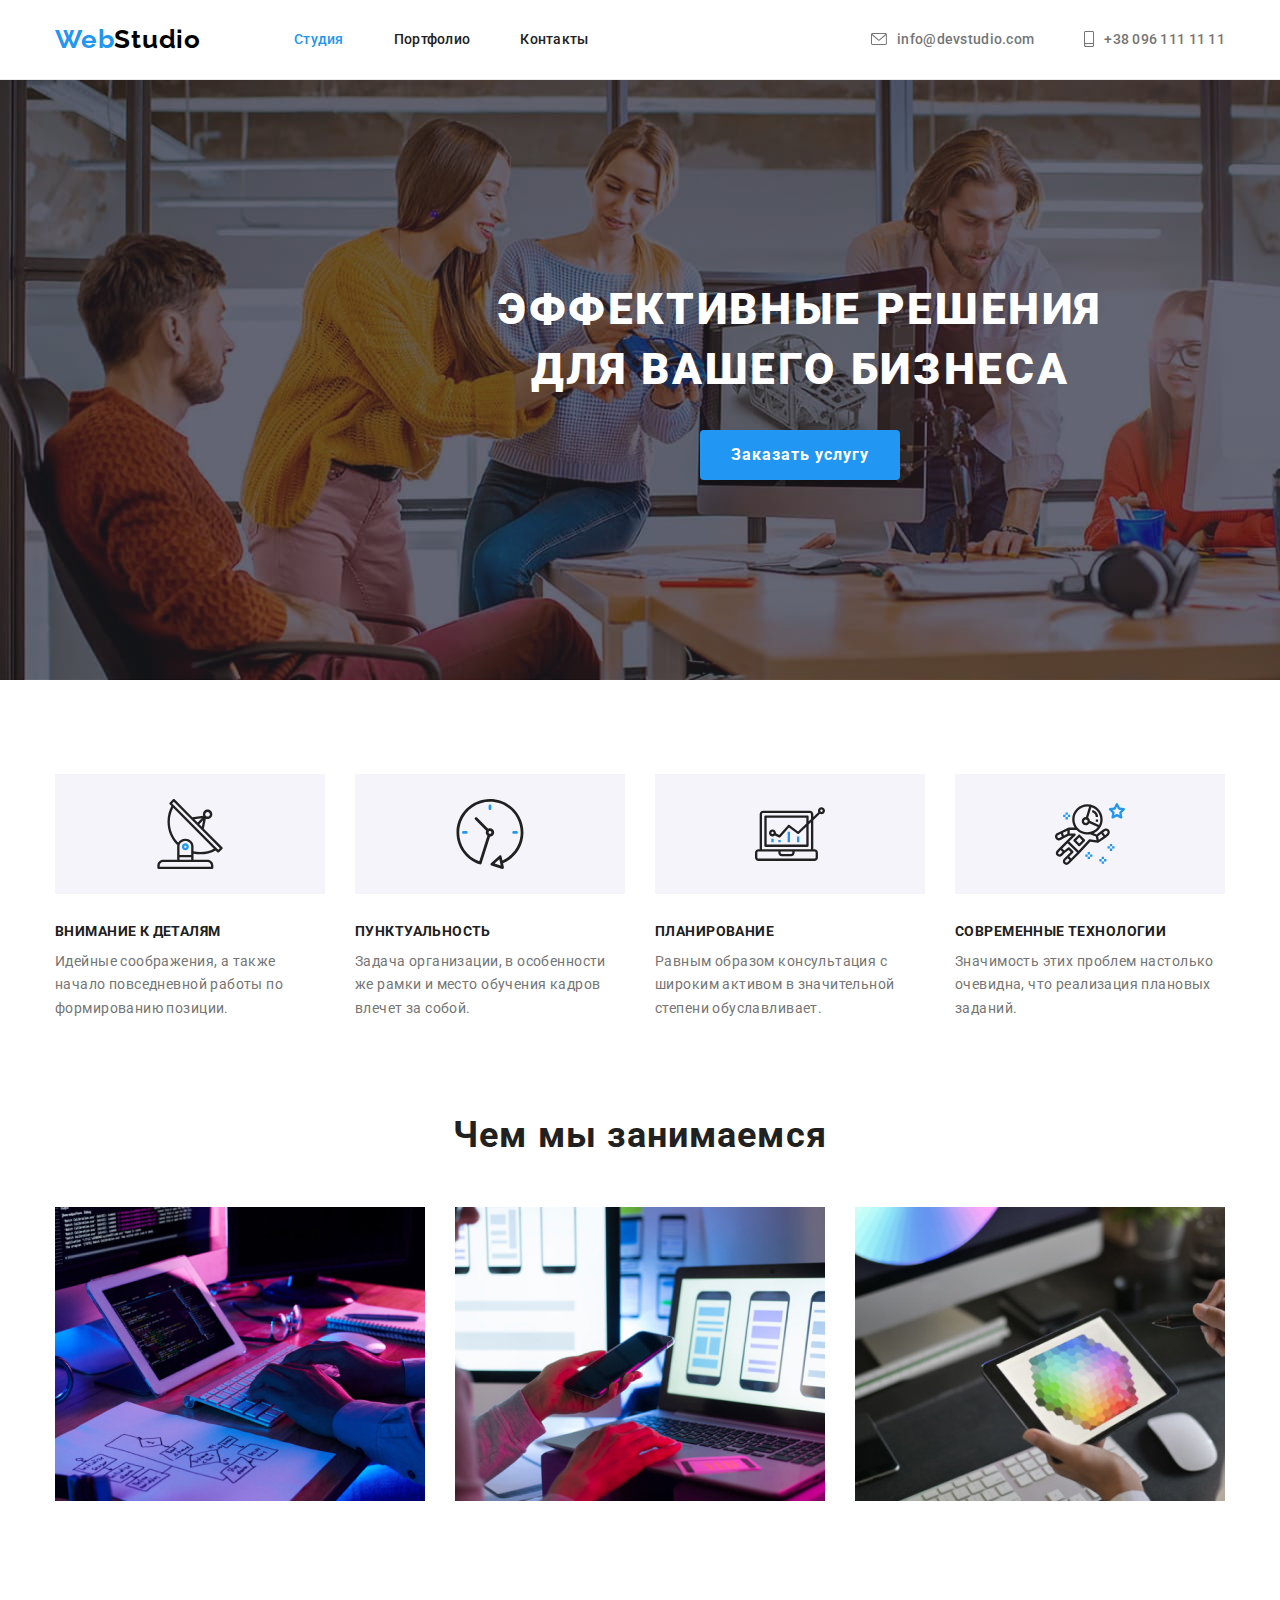
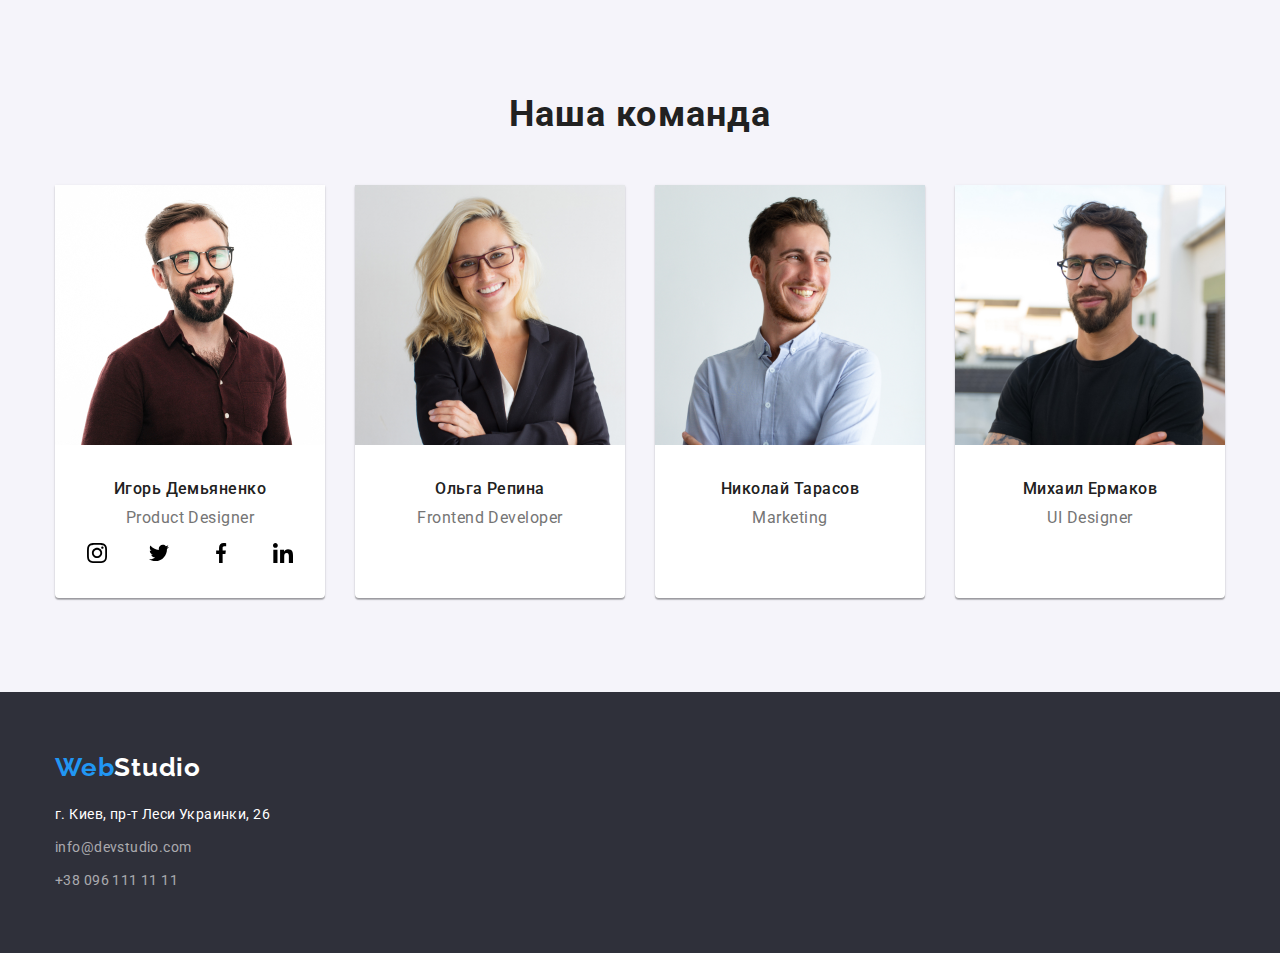
<file: index.html>
<!DOCTYPE html>
<html lang="ru">
  <head>
    <meta charset="UTF-8" />
    <meta http-equiv="X-UA-Compatible" content="IE=edge" />
    <meta name="viewport" content="width=device-width, initial-scale=1.0" />
    <title>Студия</title>
    <link rel="preconnect" href="https://fonts.googleapis.com" />
    <link rel="preconnect" href="https://fonts.gstatic.com" crossorigin />
    <link
      href="https://fonts.googleapis.com/css2?family=Raleway:wght@700&amp;family=Roboto:wght@400;500;700;900&amp;display=swap"
      rel="stylesheet"
    />
    <link
      rel="stylesheet"
      href="https://cdnjs.cloudflare.com/ajax/libs/modern-normalize/1.0.0/modern-normalize.min.css"
    />
    <link rel="stylesheet" href="./css/styles.css" />
  </head>
  <body>
    <!--Шапка сторінки-->
    <header class="header">
      <div class="conteiner header-conteiner">
        <!--Логотип-->
        <a href="index.html" lang="en" class="logo-header link"
          ><span class="logo-item">Web</span>Studio</a
        >
        <nav class="header-nav">
          <!--Навігація сайту-->
          <ul class="nav-menu list">
            <li class="nav-menu-item">
              <a href="./index.html" class="menu-link link current">Студия</a>
            </li>
            <li class="nav-menu-item">
              <a href="./portfolio.html" class="menu-link link">Портфолио</a>
            </li>
            <li class="nav-menu-item">
              <a href="" class="menu-link link">Контакты</a>
            </li>
          </ul>
        </nav>
        <!--телефон і емейл-->
        <ul class="auth-menu list">
          <li>
            <a href="mailto:info@devstudio.com" class="auth-link link" lang="en"
              ><svg class="auth-link-icon" width="16" height="12">
                <use href="./images/icons.svg#envelope"></use></svg
              >info@devstudio.com</a
            >
          </li>
          <li>
            <a href="tel:+380961111111" class="auth-tel link auth-link"
              ><svg class="auth-tel-icon" width="10" height="16">
                <use href="./images/icons.svg#smartphone"></use></svg
              >+38 096 111 11 11</a
            >
          </li>
        </ul>
      </div>
    </header>
    <!--Основний текст сайту-->
    <main>
      <!--герой-->
      <section class="hero">
        <div class="conteiner hero-conteiner">
          <h1 class="hero-title">Эффективные решения для вашего бизнеса</h1>
          <button type="button" class="hero-btn">Заказать услугу</button>
        </div>
      </section>
      <!--особливості-->
      <section class="features">
        <div class="conteiner">
          <!--Особливості-->
          <ul class="features-menu list">
            <li class="features-item">
              <div class="features-bg">
                <svg class="features-icon" width="70" height="70">
                  <use href="./images/icons.svg#antenna"></use>
                </svg>
              </div>
              <h3 class="features-title">Внимание к деталям</h3>
              <p class="features-text">
                Идейные соображения, а также начало повседневной работы по
                формированию позиции.
              </p>
            </li>
            <li class="features-item">
              <div class="features-bg">
                <svg class="features-icon" width="70" height="70">
                  <use href="./images/icons.svg#clock"></use>
                </svg>
              </div>
              <h3 class="features-title">Пунктуальность</h3>
              <p class="features-text">
                Задача организации, в особенности же рамки и место обучения
                кадров влечет за собой.
              </p>
            </li>
            <li class="features-item">
              <div class="features-bg">
                <svg class="features-icon" width="70" height="70">
                  <use href="./images/icons.svg#diagram"></use>
                </svg>
              </div>
              <h3 class="features-title">Планирование</h3>
              <p class="features-text">
                Равным образом консультация с широким активом в значительной
                степени обуславливает.
              </p>
            </li>
            <li class="features-item">
              <div class="features-bg">
                <svg class="features-icon" width="70" height="70">
                  <use href="./images/icons.svg#astronaut"></use>
                </svg>
              </div>
              <h3 class="features-title">Современные технологии</h3>
              <p class="features-text">
                Значимость этих проблем настолько очевидна, что реализация
                плановых заданий.
              </p>
            </li>
          </ul>
        </div>
      </section>
      <!--Чим ми займаємось-->
      <section class="activity section">
        <div class="conteiner">
          <h2 class="activity-title">Чем мы занимаемся</h2>
          <!--Зображення задач-->
          <ul class="activity-menu list">
            <li>
              <img
                src="./images/creating_a_site.jpg"
                alt="создание сайта"
                width="370"
              />
            </li>
            <li>
              <img
                src="./images/creating_applications.jpg"
                alt="создание мобильных приложений"
                width="370"
              />
            </li>
            <li>
              <img
                src="./images/design.jpg"
                alt="оформление и дизайн"
                width="370"
              />
            </li>
          </ul>
        </div>
      </section>
      <!--Наша команда-->
      <section class="team section">
        <div class="conteiner">
          <h2 class="team-title">Наша команда</h2>
          <ul class="team-menu list">
            <li class="team-item">
              <img
                src="./images/demyanenko.jpg"
                alt="Игорь Демьяненко"
                width="270"
              />
              <div class="team-block">
                <h3 class="name-title">Игорь Демьяненко</h3>
                <p lang="en" class="name-text">Product Designer</p>
              </div>
              <ul class="team-social-menu list">
                <li class="team-social-item">
                  <a href="" class="team-social-link">
                    <svg class="team-social-icon" width="20" height="20">
                      <use href="./images/icons.svg#instagram"></use>
                    </svg>
                  </a>
                </li>
                <li class="team-social-item">
                  <a href="" class="team-social-link">
                    <svg class="team-social-icon" width="20" height="20">
                      <use href="./images/icons.svg#twitter"></use>
                    </svg>
                  </a>
                </li>
                <li class="team-social-item">
                  <a href="" class="team-social-link">
                    <svg class="team-social-icon" width="20" height="20">
                      <use href="./images/icons.svg#facebook"></use>
                    </svg>
                  </a>
                </li>
                <li class="team-social-item">
                  <a href="" class="team-social-link">
                    <svg class="team-social-icon" width="20" height="20">
                      <use href="./images/icons.svg#linkedin"></use>
                    </svg>
                  </a>
                </li>
              </ul>
            </li>
            <li class="team-item">
              <img src="./images/repina.jpg" alt="Ольга Репина" width="270" />
              <div class="team-block">
                <h3 class="name-title">Ольга Репина</h3>
                <p lang="en" class="name-text">Frontend Developer</p>
              </div>
            </li>
            <li class="team-item">
              <img
                src="./images/tarasov.jpg"
                alt="Николай Тарасов"
                width="270"
              />
              <div class="team-block">
                <h3 class="name-title">Николай Тарасов</h3>
                <p lang="en" class="name-text">Marketing</p>
              </div>
            </li>
            <li class="team-item">
              <img
                src="./images/ermakov.jpg"
                alt="Михаил Ермаков"
                width="270"
              />
              <div class="team-block">
                <h3 class="name-title">Михаил Ермаков</h3>
                <p lang="en" class="name-text">UI Designer</p>
              </div>
            </li>
          </ul>
        </div>
      </section>
    </main>
    <!--Футер-->
    <footer class="footer">
      <div class="conteiner">
        <a href="index.html" lang="en" class="logo-footer link"
          ><span class="logo-item">Web</span>Studio</a
        >
        <address class="address">
          <p class="footer-address">г. Киев, пр-т Леси Украинки, 26</p>
          <a href="mailto:info@devstudio.com" lang="en" class="footer-web link"
            >info@devstudio.com</a
          >
          <a href="tel:+380961111111" class="footer-tel link"
            >+38 096 111 11 11</a
          >
        </address>
      </div>
    </footer>
  </body>
</html>
</file>
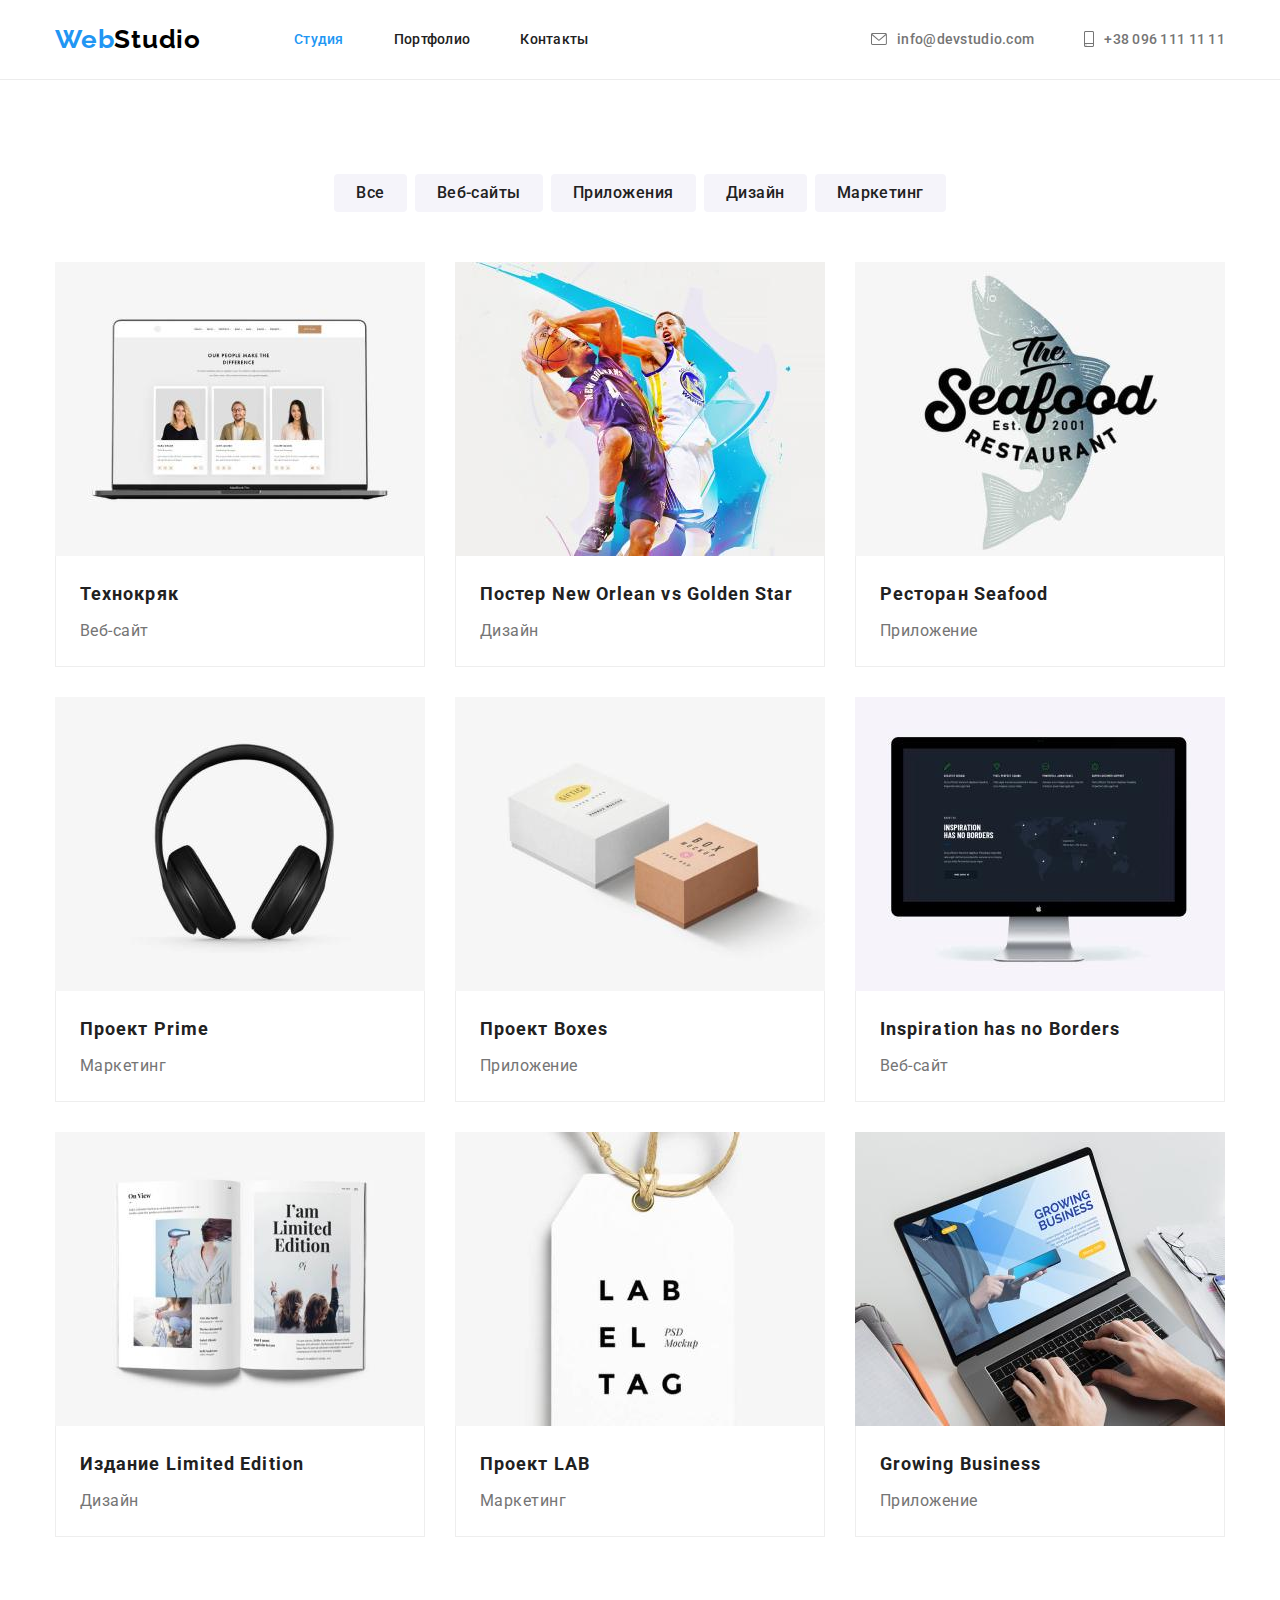
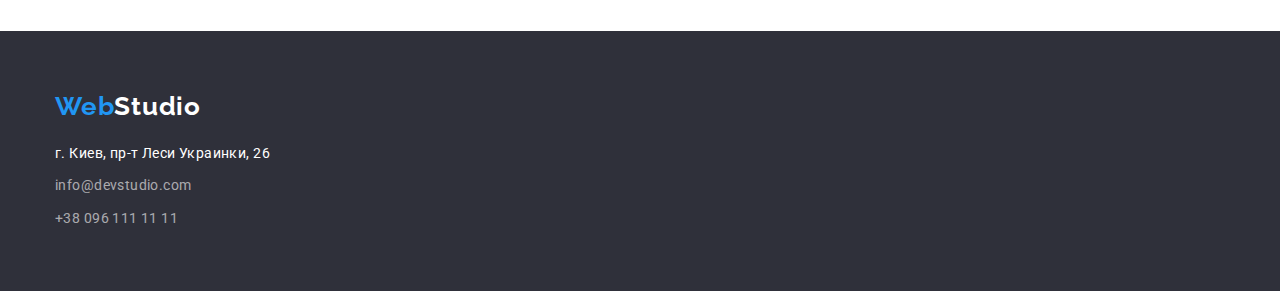
<file: portfolio.html>
<!DOCTYPE html>
<html lang="ru">
  <head>
    <meta charset="UTF-8" />
    <meta http-equiv="X-UA-Compatible" content="IE=edge" />
    <meta name="viewport" content="width=device-width, initial-scale=1.0" />
    <title>Студия</title>
    <link rel="preconnect" href="https://fonts.googleapis.com" />
    <link rel="preconnect" href="https://fonts.gstatic.com" crossorigin />
    <link
      href="https://fonts.googleapis.com/css2?family=Raleway:wght@700&amp;family=Roboto:wght@400;500;700;900&amp;display=swap"
      rel="stylesheet"
    />
    <link
      rel="stylesheet"
      href="https://cdnjs.cloudflare.com/ajax/libs/modern-normalize/1.0.0/modern-normalize.min.css"
    />
    <link rel="stylesheet" href="./css/styles.css" />
  </head>
  <body>
    <!--Шапка сторінки-->
    <header class="header">
      <div class="conteiner header-conteiner">
        <!--Логотип-->
        <a href="index.html" lang="en" class="logo-header link"
          ><span class="logo-item">Web</span>Studio</a
        >
        <nav class="header-nav">
          <!--Навігація сайту-->
          <ul class="nav-menu list">
            <li class="nav-menu-item">
              <a href="./index.html" class="menu-link link current">Студия</a>
            </li>
            <li class="nav-menu-item">
              <a href="./portfolio.html" class="menu-link link">Портфолио</a>
            </li>
            <li class="nav-menu-item">
              <a href="" class="menu-link link">Контакты</a>
            </li>
          </ul>
        </nav>
        <!--телефон і емейл-->
        <ul class="auth-menu list">
          <li>
            <a href="mailto:info@devstudio.com" class="auth-link link" lang="en"
              ><svg class="auth-link-icon" width="16" height="12">
                <use href="./images/icons.svg#envelope"></use></svg
              >info@devstudio.com</a
            >
          </li>
          <li>
            <a href="tel:+380961111111" class="auth-tel link auth-link"
              ><svg class="auth-tel-icon" width="10" height="16">
                <use href="./images/icons.svg#smartphone"></use></svg
              >+38 096 111 11 11</a
            >
          </li>
        </ul>
      </div>
    </header>
    <!-- головний контент -->
    <main>
      <section class="portfolio section">
        <div class="conteiner">
          <!-- кнопки -->
          <ul class="portfolio-btn-menu list">
            <li class="potfolio-btn-item">
              <button type="button" class="portfolio-btn">Все</button>
            </li>
            <li class="potfolio-btn-item">
              <button type="button" class="portfolio-btn">Веб-сайты</button>
            </li>
            <li class="potfolio-btn-item">
              <button type="button" class="portfolio-btn">Приложения</button>
            </li>
            <li class="potfolio-btn-item">
              <button type="button" class="portfolio-btn">Дизайн</button>
            </li>
            <li class="potfolio-btn-item">
              <button type="button" class="portfolio-btn">Маркетинг</button>
            </li>
          </ul>
          <!-- список картинок -->
          <ul class="portfolio-img-menu list">
            <li class="portfolio-img-item">
              <img
                class="portfolio-img"
                src="./images/notebook.jpg"
                alt="ноутбук"
                width="370"
              />
              <div class="potfolio-img-block">
                <h3 class="portfolio-img-title">Технокряк</h3>
                <p class="portfolio-img-text">Веб-сайт</p>
              </div>
            </li>
            <li class="portfolio-img-item">
              <img
                class="portfolio-img"
                src="./images/basketball.jpg"
                alt="баскетбол"
                width="370"
              />
              <div class="potfolio-img-block">
                <h3 class="portfolio-img-title">
                  Постер <span lang="en">New Orlean vs Golden Star</span>
                </h3>
                <p class="portfolio-img-text">Дизайн</p>
              </div>
            </li>
            <li class="portfolio-img-item">
              <img
                class="portfolio-img"
                src="./images/restourant.jpg"
                alt="морепродукты"
                width="370"
              />
              <div class="potfolio-img-block">
                <h3 class="portfolio-img-title">
                  Ресторан <span lang="en">Seafood</span>
                </h3>
                <p class="portfolio-img-text">Приложение</p>
              </div>
            </li>
            <li class="portfolio-img-item">
              <img
                class="portfolio-img"
                src="./images/earphones.jpg"
                alt="наушники"
                width="370"
              />
              <div class="potfolio-img-block">
                <h3 class="portfolio-img-title">
                  Проект <span lang="en">Prime</span>
                </h3>
                <p class="portfolio-img-text">Маркетинг</p>
              </div>
            </li>
            <li class="portfolio-img-item">
              <img
                class="portfolio-img"
                src="./images/boxes.jpg"
                alt="коробки"
                width="370"
              />
              <div class="potfolio-img-block">
                <h3 class="portfolio-img-title">
                  Проект <span lang="en">Boxes</span>
                </h3>
                <p class="portfolio-img-text">Приложение</p>
              </div>
            </li>
            <li class="portfolio-img-item">
              <img
                class="portfolio-img"
                src="./images/monitor.jpg"
                alt="монитор"
                width="370"
              />
              <div class="potfolio-img-block">
                <h3 class="portfolio-img-title" lang="en">
                  Inspiration has no Borders
                </h3>
                <p class="portfolio-img-text">Веб-сайт</p>
              </div>
            </li>
            <li class="portfolio-img-item">
              <img
                class="portfolio-img"
                src="./images/book.jpg"
                alt="книга"
                width="370"
              />
              <div class="potfolio-img-block">
                <h3 class="portfolio-img-title">
                  Издание <span lang="en">Limited Edition</span>
                </h3>
                <p class="portfolio-img-text">Дизайн</p>
              </div>
            </li>
            <li class="portfolio-img-item">
              <img
                class="portfolio-img"
                src="./images/labeltag.jpg"
                alt="ярлык"
                width="370"
              />
              <div class="potfolio-img-block">
                <h3 class="portfolio-img-title">
                  Проект <span lang="en">LAB</span>
                </h3>
                <p class="portfolio-img-text">Маркетинг</p>
              </div>
            </li>
            <li class="portfolio-img-item">
              <img
                class="portfolio-img"
                src="./images/business.jpg"
                alt="бизнес"
                width="370"
              />
              <div class="potfolio-img-block">
                <h3 class="portfolio-img-title" lang="en">Growing Business</h3>
                <p class="portfolio-img-text">Приложение</p>
              </div>
            </li>
          </ul>
        </div>
      </section>
    </main>
    <!-- футер -->
    <footer class="footer">
      <div class="conteiner">
        <a href="index.html" lang="en" class="logo-footer link"
          ><span class="logo-item">Web</span>Studio</a
        >
        <address class="address">
          <p class="footer-address">г. Киев, пр-т Леси Украинки, 26</p>
          <a href="mailto:info@devstudio.com" lang="en" class="footer-web link"
            >info@devstudio.com</a
          >
          <a href="tel:+380961111111" class="footer-tel link"
            >+38 096 111 11 11</a
          >
        </address>
      </div>
    </footer>
  </body>
</html>
</file>
<file: css/styles.css>
html {
  box-sizing: border-box;
}

*,
*::before,
*::after {
  box-sizing: inherit;
}

:root {
  --primary-text-color: #757575;
  --primary-title-color: #212121;
  --white-title-color: #ffffff;
  --accent-color: #2196f3;
  --header-text-color: #212121;
  --footer-text-color: rgba(255, 255, 255, 0.6);
  --background-item-color: #f5f4fa;
  --icons-media-color: #afb1b8;
}

body {
  font-family: 'Roboto', sans-serif;
  color: #212121;
}

h1,
h2,
h3,
h4,
h4,
h5,
p {
  margin: 0;
}

ul {
  margin: 0;
  padding: 0;
}

.list {
  list-style: none;
}

.link {
  text-decoration: none;
}

.conteiner {
  width: 1200px;
  padding-left: 15px;
  padding-right: 15px;
  margin-left: auto;
  margin-right: auto;
}

.section {
  padding-top: 94px;
  padding-bottom: 94px;
}

/* -----------------------header------------------------- */

.header {
  padding-top: 24px;
  padding-bottom: 24px;
  border-bottom: 1px solid #ececec;
}

.header-conteiner {
  display: flex;
  align-items: center;
}

.nav-menu .link.current {
  color: var(--accent-color);
}

.nav-menu {
  display: flex;
}

.nav-menu-item:not(:last-child) {
  margin-right: 50px;
}

.logo-header {
  font-family: Raleway, sans-serif;
  font-style: normal;
  font-weight: 700;
  font-size: 26px;
  line-height: 1.19;
  letter-spacing: 0.03em;
  color: #000000;
  margin-right: 93px;
}

.logo-footer {
  font-family: Raleway, sans-serif;
  font-style: normal;
  font-weight: 700;
  font-size: 26px;
  line-height: 1.19;
  letter-spacing: 0.03em;
  color: #ffffff;
}

.logo-item {
  color: #2196f3;
}

.menu-link {
  font-weight: 500;
  font-size: 14px;
  line-height: 1, 14;
  letter-spacing: 0.02em;
  color: var(--header-text-color);
}

.menu-link:hover,
.menu-link:focus {
  color: var(--accent-color);
}

.auth-menu {
  display: flex;
  margin-left: auto;
}

.auth-link {
  font-weight: 500;
  font-size: 14px;
  line-height: 1, 14;
  letter-spacing: 0.02em;
  color: var(--primary-text-color);
  display: flex;
  align-items: center;
}

.auth-tel {
  margin-left: 50px;
}

.auth-link:hover,
.auth-link:focus {
  color: var(--accent-color);
}

.auth-link-icon {
  margin-right: 10px;
  fill: currentColor;
}

.auth-tel-icon {
  margin-right: 10px;
  fill: currentColor;
}

/* --------------------hero----------------------- */

.hero {
  background-image: linear-gradient(
      rgba(47, 48, 58, 0.4),
      rgba(47, 48, 58, 0.4)
    ),
    url(../images/hero-bg.jpg);
  width: 1600px;
  background-repeat: no-repeat;
  background-size: cover;
  background-position: center;
  margin-left: auto;
  margin-right: auto;
}

.hero-conteiner {
  padding-top: 200px;
  padding-bottom: 200px;
}

.hero-title {
  font-weight: 900;
  font-size: 44px;
  line-height: 1.36;
  letter-spacing: 0.06em;
  text-transform: uppercase;
  color: var(--white-title-color);
  width: 696px;
  text-align: center;
  margin-left: auto;
  margin-right: auto;
}

.hero-btn {
  display: block;
  font-family: inherit;
  font-weight: bold;
  font-size: 16px;
  line-height: 1.87;
  letter-spacing: 0.06em;
  color: var(--white-title-color);
  cursor: pointer;
  background: #2196f3;
  box-shadow: 0px 4px 4px rgba(0, 0, 0, 0.15);
  margin-left: auto;
  margin-right: auto;
  margin-top: 30px;
  min-width: 200px;
  height: 50px;
  border-radius: 4px;
  border-style: none;
}

.hero-btn:hover,
.hero-btn:focus {
  background-color: #188ce8;
}

/* --------------------features----------------------- */

.features-bg {
  width: 270px;
  height: 120px;
  padding: 25px 100px;
  background-color: var(--background-item-color);
  margin-bottom: 30px;
}

.features {
  padding-top: 94px;
}

.features-menu {
  display: flex;
  justify-content: space-between;
}

.features-item {
  width: 270px;
}

.features-title {
  display: block;
  font-weight: 700;
  font-size: 14px;
  line-height: 1.14;
  letter-spacing: 0.03em;
  text-transform: uppercase;
  color: var(--primary-title-color);
  margin-bottom: 10px;
}

.features-text {
  font-size: 14px;
  line-height: 1.71;
  letter-spacing: 0.03em;
  color: var(--primary-text-color);
}

/* --------------------activity----------------------- */

.activity-title {
  display: block;
  font-weight: bold;
  font-size: 36px;
  line-height: 1.16;
  letter-spacing: 0.03em;
  color: var(--primary-title-color);
  text-align: center;
  margin-bottom: 50px;
}

.activity-menu {
  display: flex;
  justify-content: space-between;
}

/* --------------------team----------------------- */

.team {
  background-color: #f5f4fa;
}

.team-title {
  display: block;
  font-weight: bold;
  font-size: 36px;
  line-height: 1.16;
  letter-spacing: 0.03em;
  color: var(--primary-title-color);
  text-align: center;
  margin-bottom: 50px;
}

.team-menu {
  display: flex;
  justify-content: space-between;
}

.team-item {
  background: #ffffff;
  box-shadow: 0px 1px 3px rgba(0, 0, 0, 0.12), 0px 1px 1px rgba(0, 0, 0, 0.14),
    0px 2px 1px rgba(0, 0, 0, 0.2);
  border-radius: 0px 0px 4px 4px;
}

.team-block {
  padding-top: 30px;
  padding-bottom: 16px;
}

.name-title {
  display: block;
  font-weight: 500;
  font-size: 16px;
  line-height: 1.18;
  letter-spacing: 0.03em;
  color: var(--primary-title-color);
  text-align: center;
  margin-bottom: 10px;
}

.name-text {
  display: block;
  font-size: 16px;
  line-height: 1.18;
  letter-spacing: 0.03em;
  color: var(--primary-text-color);
  text-align: center;
}

.team-social-menu {
  display: flex;
  padding: 0px 32px 30px 32px;
  justify-content: space-between;
}

.team-social-item {

}

.taem-cocial-link {
  width: 44px;
  height: 44px;
  border-radius: 50%;
  background-color: var(--white-title-color);
  color: var(--icons-media-color);
}

.taem-cocial-link:hover {
  background-color: var(--accent-color);
  color: var(--white-title-color);
}

.team-social-icon {
  fill: inherit;
}

/* --------------------portfolio----------------------- */

.portfolio-btn-menu {
  display: flex;
  justify-content: center;
  margin-bottom: 50px;
}

.potfolio-btn-item:not(:last-child) {
  margin-right: 8px;
}

.portfolio-img-menu {
  display: flex;
  flex-wrap: wrap;
  margin: -15px;
}

.potfolio-img-block {
  border-left: 1px solid #eeeeee;
  border-bottom: 1px solid #eeeeee;
  border-right: 1px solid #eeeeee;
  padding: 20px 24px;
}

.portfolio-img-item {
  margin: 15px;
  flex-basis: calc((100% - 3 * 30px) / 3);
}

.portfolio-btn {
  font-family: inherit;
  font-style: normal;
  font-weight: 500;
  font-size: 16px;
  line-height: 1.62;
  letter-spacing: 0.03em;
  color: var(--primary-title-color);
  background: #f5f4fa;
  cursor: pointer;
  border-radius: 4px;
  border: none;
  padding: 6px 22px;
}

.portfolio-btn:hover,
.portfolio-btn:focus {
  color: var(--white-title-color);
  background-color: var(--accent-color);
  box-shadow: 0px 3px 1px rgba(0, 0, 0, 0.1), 0px 1px 2px rgba(0, 0, 0, 0.08),
    0px 2px 2px rgba(0, 0, 0, 0.12);
  border-radius: 4px;
}

.portfolio-img-title {
  display: block;
  font-weight: bold;
  font-size: 18px;
  line-height: 2;
  letter-spacing: 0.06em;
  color: var(--primary-title-color);
  margin-bottom: 4px;
}

.portfolio-img {
  display: block;
}

.portfolio-img-text {
  display: block;
  font-size: 16px;
  line-height: 1.87;
  letter-spacing: 0.03em;
  color: var(--primary-text-color);
}

/* --------------------footer----------------------- */

.footer {
  background-color: #2f303a;
  padding-top: 60px;
  padding-bottom: 60px;
}

.footer-address {
  font-style: normal;
  font-weight: normal;
  font-size: 14px;
  line-height: 1.71;
  letter-spacing: 0.03em;
  color: var(--white-title-color);
  margin-top: 20px;
}

.footer-web {
  display: block;
  font-style: normal;
  font-weight: normal;
  font-size: 14px;
  line-height: 1.71;
  letter-spacing: 0.03em;
  color: var(--footer-text-color);
  margin-top: 9px;
  margin-bottom: 9px;
}

.footer-web:hover,
.footer-web:focus {
  color: var(--accent-color);
}

.footer-tel {
  display: block;
  font-style: normal;
  font-weight: normal;
  font-size: 14px;
  line-height: 1.71;
  letter-spacing: 0.03em;
  color: var(--footer-text-color);
}

.footer-tel:hover,
.footer-tel:focus {
  color: var(--accent-color);
}
</file>
